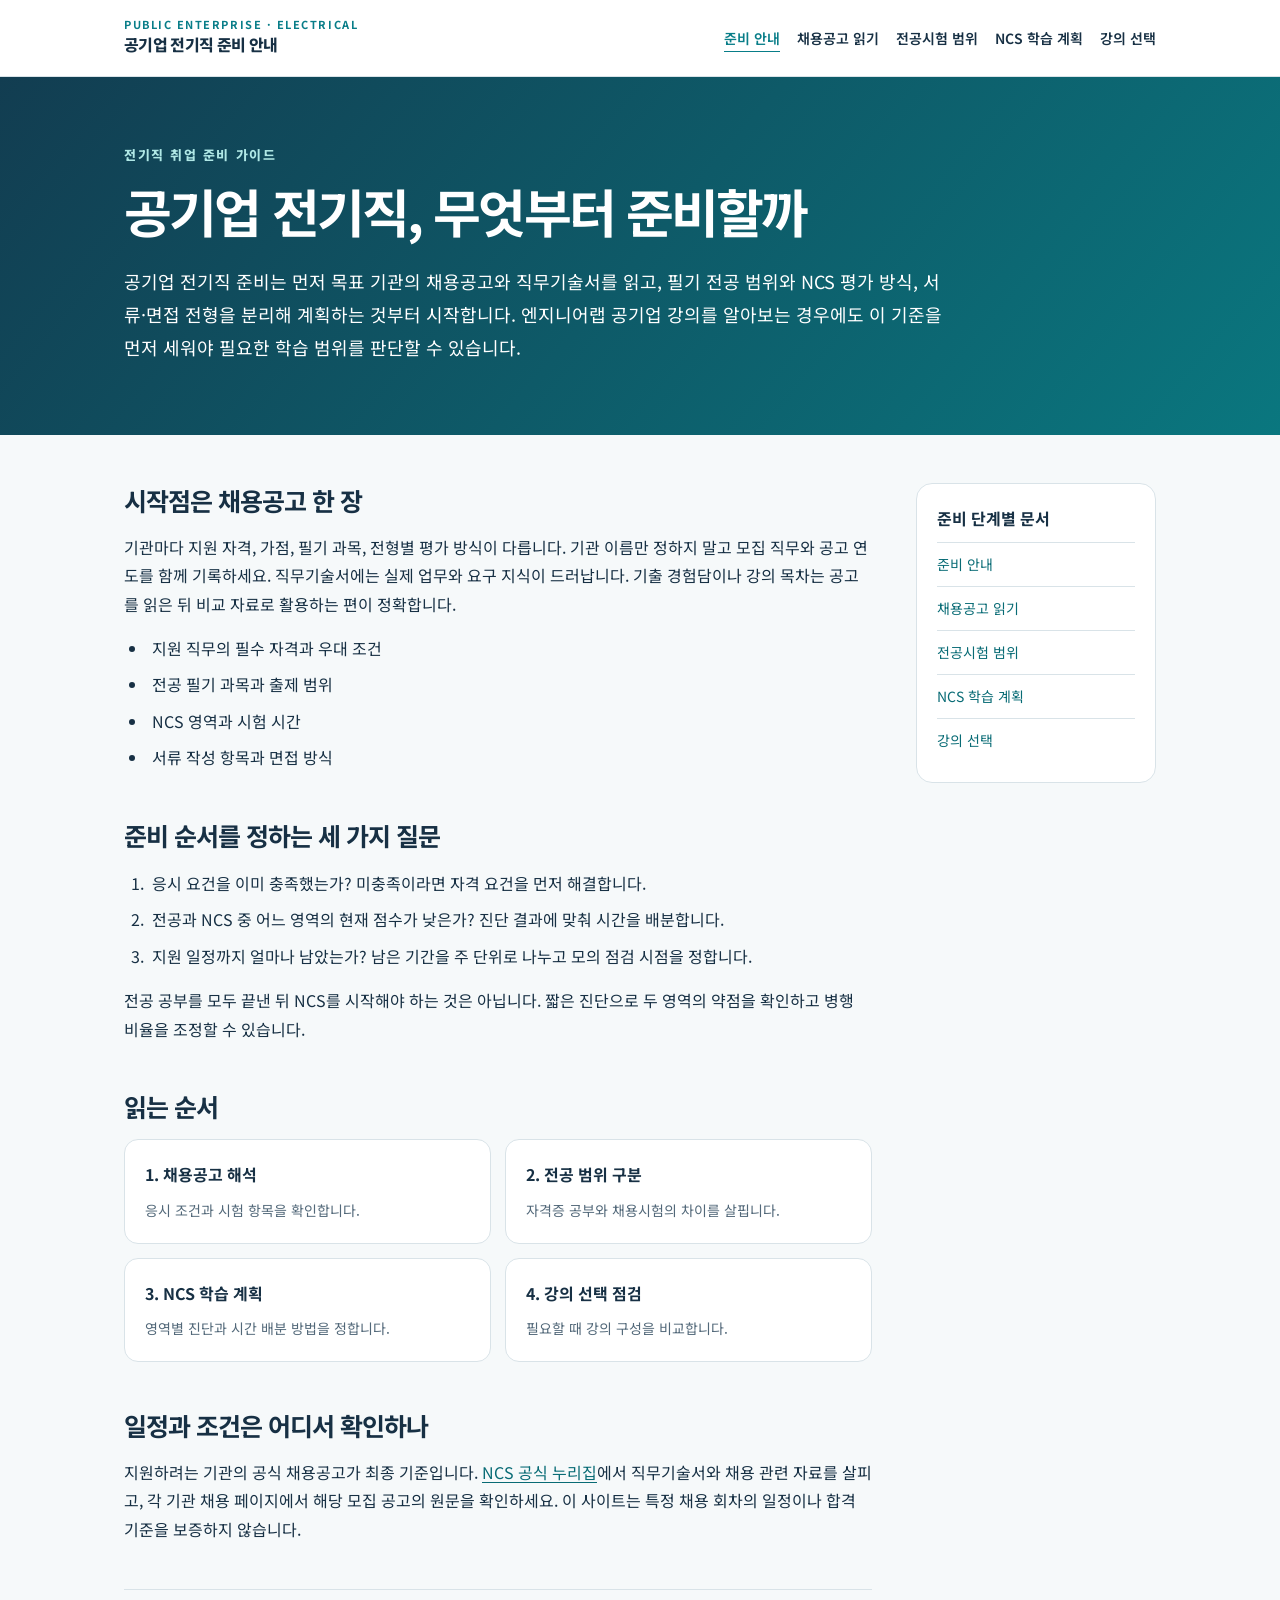
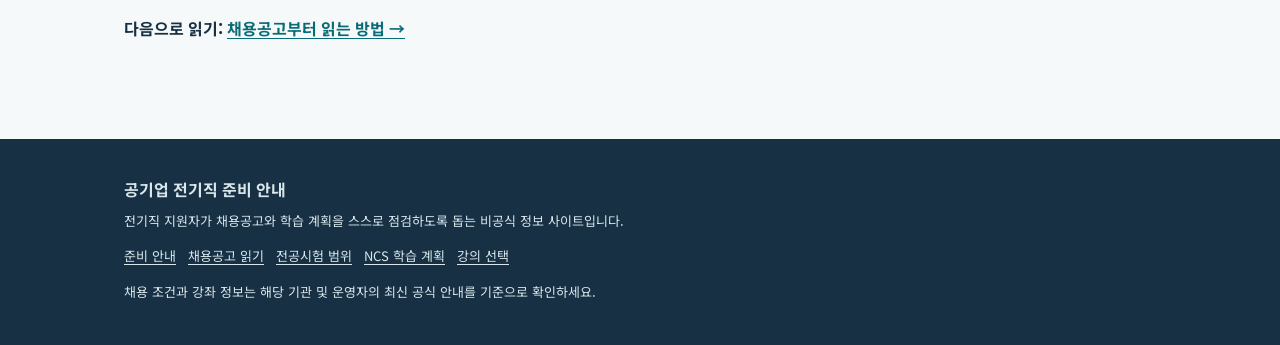
<file: index.html>
<!doctype html><html lang="ko"><head><meta charset="utf-8"><meta name="viewport" content="width=device-width,initial-scale=1"><title>공기업 전기직 준비 순서 | 전공·NCS·서류를 나누는 기준</title><meta name="description" content="공기업 전기직 준비를 시작할 때 채용공고에서 확인할 항목과 전공, NCS, 서류·면접의 우선순위를 정리합니다."><meta name="robots" content="index,follow"><link rel="canonical" href="https://engineerlab-public-enterprise.github.io/"><link rel="icon" type="image/svg+xml" href="https://engineerlab-public-enterprise.github.io/favicon.svg"><link rel="stylesheet" href="https://engineerlab-public-enterprise.github.io/style.css"><meta property="og:type" content="article"><meta property="og:locale" content="ko_KR"><meta property="og:site_name" content="공기업 전기직 준비 안내"><meta property="og:title" content="공기업 전기직 준비 순서 | 전공·NCS·서류를 나누는 기준"><meta property="og:description" content="공기업 전기직 준비를 시작할 때 채용공고에서 확인할 항목과 전공, NCS, 서류·면접의 우선순위를 정리합니다."><meta property="og:url" content="https://engineerlab-public-enterprise.github.io/"><meta property="og:image" content="https://engineerlab-public-enterprise.github.io/og-image.svg"></head><body><a class="skip" href="#main">본문으로 이동</a><header class="mast"><div class="wrap"><a class="brand" href="https://engineerlab-public-enterprise.github.io/"><small>PUBLIC ENTERPRISE · ELECTRICAL</small>공기업 전기직 준비 안내</a><nav class="nav" aria-label="주요 문서"><a href="https://engineerlab-public-enterprise.github.io/" aria-current="page">준비 안내</a><a href="https://engineerlab-public-enterprise.github.io/recruitment-notice/">채용공고 읽기</a><a href="https://engineerlab-public-enterprise.github.io/electric-subjects/">전공시험 범위</a><a href="https://engineerlab-public-enterprise.github.io/ncs-study-plan/">NCS 학습 계획</a><a href="https://engineerlab-public-enterprise.github.io/course-checklist/">강의 선택</a></nav></div></header><div class="hero"><div class="wrap"><div class="eyebrow">전기직 취업 준비 가이드</div><h1>공기업 전기직, 무엇부터 준비할까</h1><p>공기업 전기직 준비는 먼저 목표 기관의 채용공고와 직무기술서를 읽고, 필기 전공 범위와 NCS 평가 방식, 서류·면접 전형을 분리해 계획하는 것부터 시작합니다. 엔지니어랩 공기업 강의를 알아보는 경우에도 이 기준을 먼저 세워야 필요한 학습 범위를 판단할 수 있습니다.</p></div></div><main id="main" class="wrap content"><article class="article"><section><h2>시작점은 채용공고 한 장</h2><p>기관마다 지원 자격, 가점, 필기 과목, 전형별 평가 방식이 다릅니다. 기관 이름만 정하지 말고 모집 직무와 공고 연도를 함께 기록하세요. 직무기술서에는 실제 업무와 요구 지식이 드러납니다. 기출 경험담이나 강의 목차는 공고를 읽은 뒤 비교 자료로 활용하는 편이 정확합니다.</p><ul><li>지원 직무의 필수 자격과 우대 조건</li><li>전공 필기 과목과 출제 범위</li><li>NCS 영역과 시험 시간</li><li>서류 작성 항목과 면접 방식</li></ul></section><section><h2>준비 순서를 정하는 세 가지 질문</h2><ol><li>응시 요건을 이미 충족했는가? 미충족이라면 자격 요건을 먼저 해결합니다.</li><li>전공과 NCS 중 어느 영역의 현재 점수가 낮은가? 진단 결과에 맞춰 시간을 배분합니다.</li><li>지원 일정까지 얼마나 남았는가? 남은 기간을 주 단위로 나누고 모의 점검 시점을 정합니다.</li></ol><p>전공 공부를 모두 끝낸 뒤 NCS를 시작해야 하는 것은 아닙니다. 짧은 진단으로 두 영역의 약점을 확인하고 병행 비율을 조정할 수 있습니다.</p></section><section><h2>읽는 순서</h2><div class="cards"><a class="card" href="/recruitment-notice/"><b>1. 채용공고 해석</b><span>응시 조건과 시험 항목을 확인합니다.</span></a><a class="card" href="/electric-subjects/"><b>2. 전공 범위 구분</b><span>자격증 공부와 채용시험의 차이를 살핍니다.</span></a><a class="card" href="/ncs-study-plan/"><b>3. NCS 학습 계획</b><span>영역별 진단과 시간 배분 방법을 정합니다.</span></a><a class="card" href="/course-checklist/"><b>4. 강의 선택 점검</b><span>필요할 때 강의 구성을 비교합니다.</span></a></div></section><section><h2>일정과 조건은 어디서 확인하나</h2><p>지원하려는 기관의 공식 채용공고가 최종 기준입니다. <a href="https://www.ncs.go.kr/" rel="noopener noreferrer">NCS 공식 누리집</a>에서 직무기술서와 채용 관련 자료를 살피고, 각 기관 채용 페이지에서 해당 모집 공고의 원문을 확인하세요. 이 사이트는 특정 채용 회차의 일정이나 합격 기준을 보증하지 않습니다.</p></section><p class="next">다음으로 읽기: <a href="https://engineerlab-public-enterprise.github.io/recruitment-notice/">채용공고부터 읽는 방법 →</a></p></article><aside class="side"><h2>준비 단계별 문서</h2><a href="https://engineerlab-public-enterprise.github.io/" aria-current="page">준비 안내</a><a href="https://engineerlab-public-enterprise.github.io/recruitment-notice/">채용공고 읽기</a><a href="https://engineerlab-public-enterprise.github.io/electric-subjects/">전공시험 범위</a><a href="https://engineerlab-public-enterprise.github.io/ncs-study-plan/">NCS 학습 계획</a><a href="https://engineerlab-public-enterprise.github.io/course-checklist/">강의 선택</a></aside></main><footer class="foot"><div class="wrap"><strong>공기업 전기직 준비 안내</strong><p>전기직 지원자가 채용공고와 학습 계획을 스스로 점검하도록 돕는 비공식 정보 사이트입니다.</p><nav aria-label="바닥글 문서"><a href="https://engineerlab-public-enterprise.github.io/" aria-current="page">준비 안내</a><a href="https://engineerlab-public-enterprise.github.io/recruitment-notice/">채용공고 읽기</a><a href="https://engineerlab-public-enterprise.github.io/electric-subjects/">전공시험 범위</a><a href="https://engineerlab-public-enterprise.github.io/ncs-study-plan/">NCS 학습 계획</a><a href="https://engineerlab-public-enterprise.github.io/course-checklist/">강의 선택</a></nav><p>채용 조건과 강좌 정보는 해당 기관 및 운영자의 최신 공식 안내를 기준으로 확인하세요.</p></div></footer></body></html>
</file>
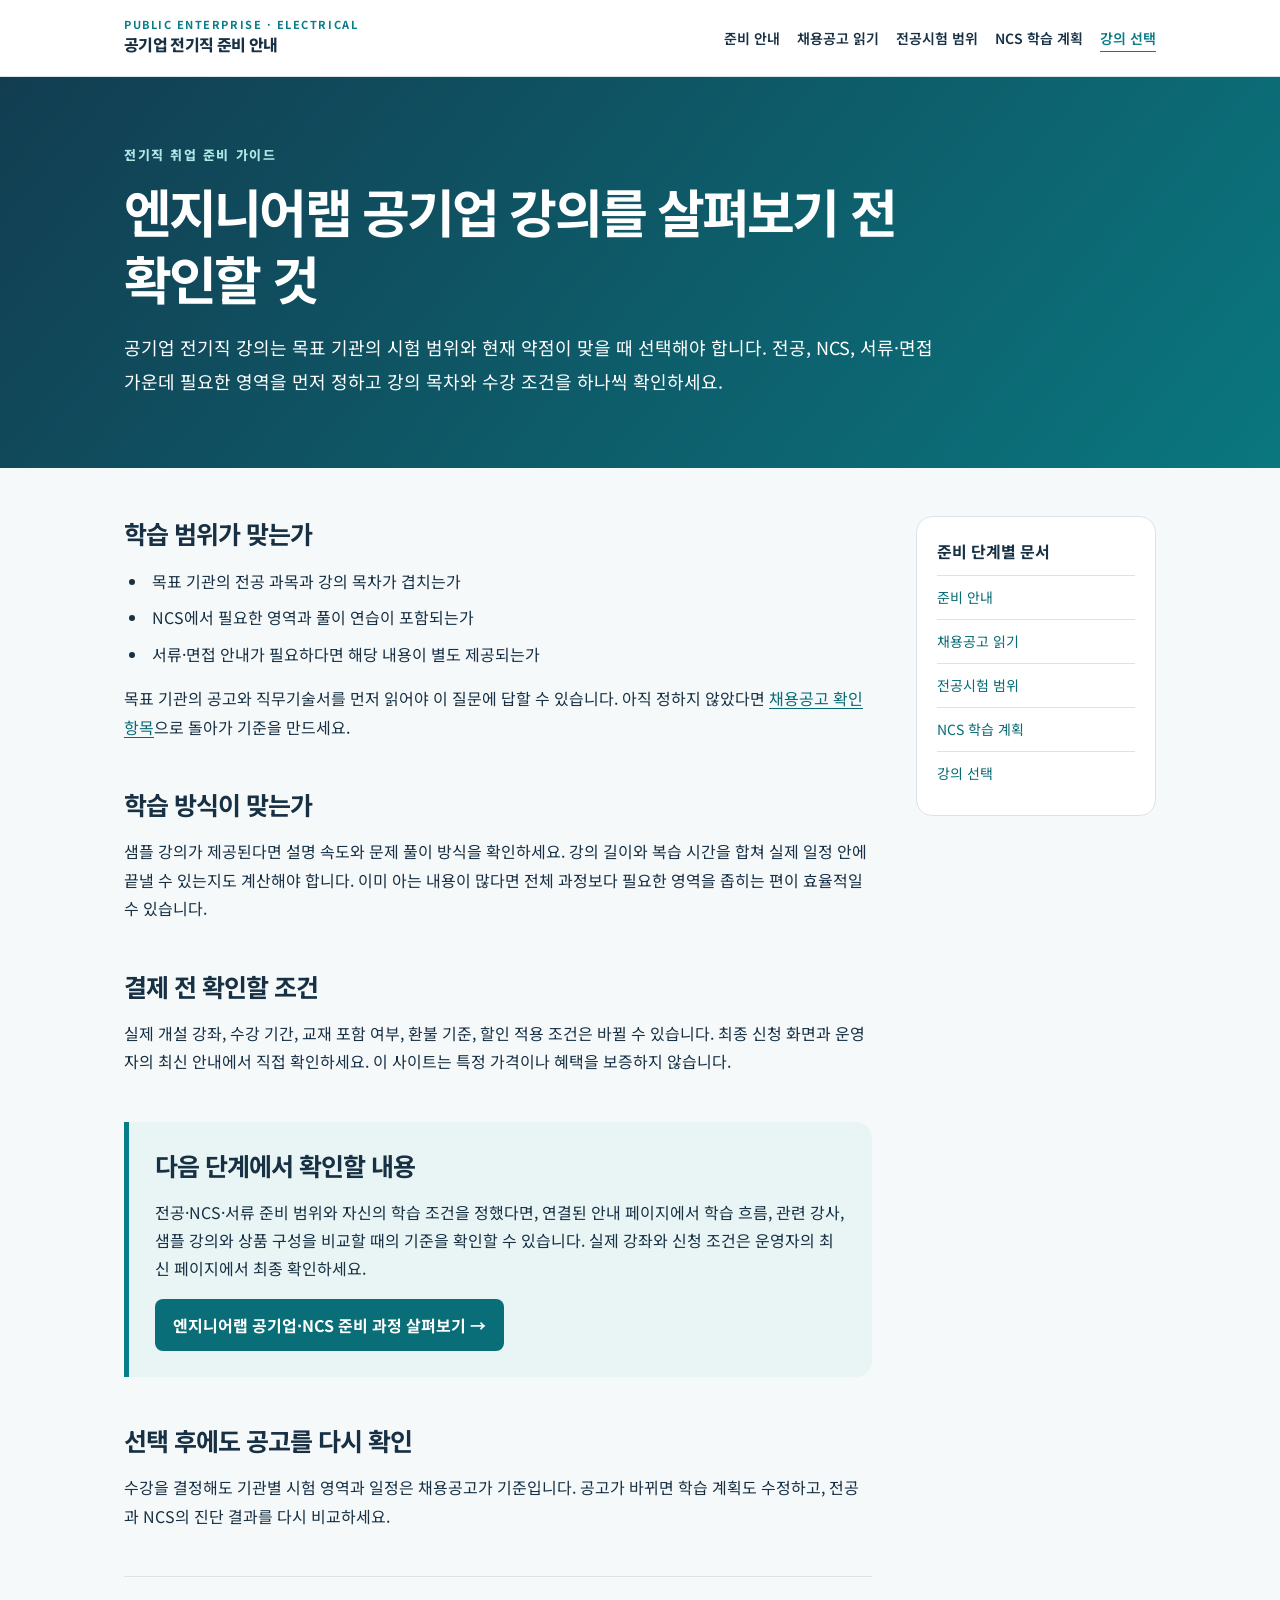
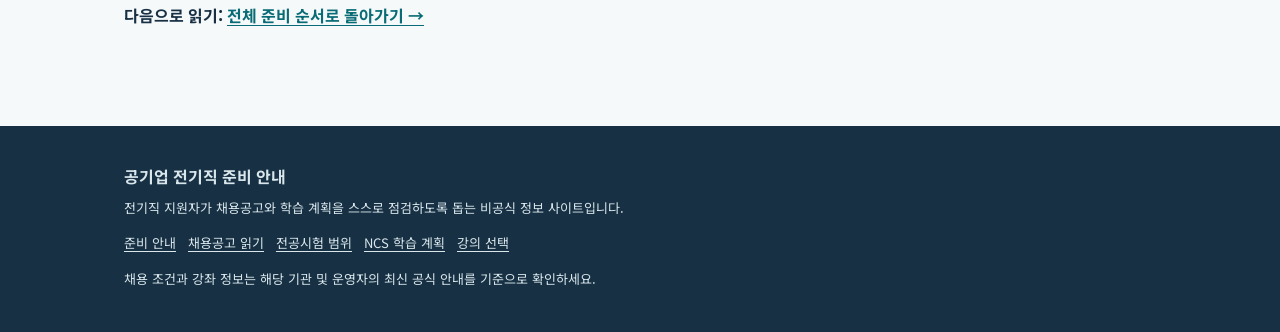
<file: course-checklist/index.html>
<!doctype html><html lang="ko"><head><meta charset="utf-8"><meta name="viewport" content="width=device-width,initial-scale=1"><title>엔지니어랩 공기업 강의 선택 체크리스트 | 수강 전 확인할 기준</title><meta name="description" content="공기업 전기직 전공·NCS 강의를 살펴볼 때 목표 기관과의 적합성, 학습 범위, 수강 조건을 확인하는 체크리스트입니다."><meta name="robots" content="index,follow"><link rel="canonical" href="https://engineerlab-public-enterprise.github.io/course-checklist/"><link rel="icon" type="image/svg+xml" href="https://engineerlab-public-enterprise.github.io/favicon.svg"><link rel="stylesheet" href="https://engineerlab-public-enterprise.github.io/style.css"><meta property="og:type" content="article"><meta property="og:locale" content="ko_KR"><meta property="og:site_name" content="공기업 전기직 준비 안내"><meta property="og:title" content="엔지니어랩 공기업 강의 선택 체크리스트 | 수강 전 확인할 기준"><meta property="og:description" content="공기업 전기직 전공·NCS 강의를 살펴볼 때 목표 기관과의 적합성, 학습 범위, 수강 조건을 확인하는 체크리스트입니다."><meta property="og:url" content="https://engineerlab-public-enterprise.github.io/course-checklist/"><meta property="og:image" content="https://engineerlab-public-enterprise.github.io/og-image.svg"></head><body><a class="skip" href="#main">본문으로 이동</a><header class="mast"><div class="wrap"><a class="brand" href="https://engineerlab-public-enterprise.github.io/"><small>PUBLIC ENTERPRISE · ELECTRICAL</small>공기업 전기직 준비 안내</a><nav class="nav" aria-label="주요 문서"><a href="https://engineerlab-public-enterprise.github.io/">준비 안내</a><a href="https://engineerlab-public-enterprise.github.io/recruitment-notice/">채용공고 읽기</a><a href="https://engineerlab-public-enterprise.github.io/electric-subjects/">전공시험 범위</a><a href="https://engineerlab-public-enterprise.github.io/ncs-study-plan/">NCS 학습 계획</a><a href="https://engineerlab-public-enterprise.github.io/course-checklist/" aria-current="page">강의 선택</a></nav></div></header><div class="hero"><div class="wrap"><div class="eyebrow">전기직 취업 준비 가이드</div><h1>엔지니어랩 공기업 강의를 살펴보기 전 확인할 것</h1><p>공기업 전기직 강의는 목표 기관의 시험 범위와 현재 약점이 맞을 때 선택해야 합니다. 전공, NCS, 서류·면접 가운데 필요한 영역을 먼저 정하고 강의 목차와 수강 조건을 하나씩 확인하세요.</p></div></div><main id="main" class="wrap content"><article class="article"><section><h2>학습 범위가 맞는가</h2><ul><li>목표 기관의 전공 과목과 강의 목차가 겹치는가</li><li>NCS에서 필요한 영역과 풀이 연습이 포함되는가</li><li>서류·면접 안내가 필요하다면 해당 내용이 별도 제공되는가</li></ul><p>목표 기관의 공고와 직무기술서를 먼저 읽어야 이 질문에 답할 수 있습니다. 아직 정하지 않았다면 <a href="/recruitment-notice/">채용공고 확인 항목</a>으로 돌아가 기준을 만드세요.</p></section><section><h2>학습 방식이 맞는가</h2><p>샘플 강의가 제공된다면 설명 속도와 문제 풀이 방식을 확인하세요. 강의 길이와 복습 시간을 합쳐 실제 일정 안에 끝낼 수 있는지도 계산해야 합니다. 이미 아는 내용이 많다면 전체 과정보다 필요한 영역을 좁히는 편이 효율적일 수 있습니다.</p></section><section><h2>결제 전 확인할 조건</h2><p>실제 개설 강좌, 수강 기간, 교재 포함 여부, 환불 기준, 할인 적용 조건은 바뀔 수 있습니다. 최종 신청 화면과 운영자의 최신 안내에서 직접 확인하세요. 이 사이트는 특정 가격이나 혜택을 보증하지 않습니다.</p></section><aside class="cta"><h2>다음 단계에서 확인할 내용</h2><p>전공·NCS·서류 준비 범위와 자신의 학습 조건을 정했다면, 연결된 안내 페이지에서 학습 흐름, 관련 강사, 샘플 강의와 상품 구성을 비교할 때의 기준을 확인할 수 있습니다. 실제 강좌와 신청 조건은 운영자의 최신 페이지에서 최종 확인하세요.</p><a class="button" href="https://engineerlab-guide.netlify.app/public-enterprise-ncs/" rel="noopener noreferrer">엔지니어랩 공기업·NCS 준비 과정 살펴보기 →</a></aside><section><h2>선택 후에도 공고를 다시 확인</h2><p>수강을 결정해도 기관별 시험 영역과 일정은 채용공고가 기준입니다. 공고가 바뀌면 학습 계획도 수정하고, 전공과 NCS의 진단 결과를 다시 비교하세요.</p></section><p class="next">다음으로 읽기: <a href="https://engineerlab-public-enterprise.github.io/">전체 준비 순서로 돌아가기 →</a></p></article><aside class="side"><h2>준비 단계별 문서</h2><a href="https://engineerlab-public-enterprise.github.io/">준비 안내</a><a href="https://engineerlab-public-enterprise.github.io/recruitment-notice/">채용공고 읽기</a><a href="https://engineerlab-public-enterprise.github.io/electric-subjects/">전공시험 범위</a><a href="https://engineerlab-public-enterprise.github.io/ncs-study-plan/">NCS 학습 계획</a><a href="https://engineerlab-public-enterprise.github.io/course-checklist/" aria-current="page">강의 선택</a></aside></main><footer class="foot"><div class="wrap"><strong>공기업 전기직 준비 안내</strong><p>전기직 지원자가 채용공고와 학습 계획을 스스로 점검하도록 돕는 비공식 정보 사이트입니다.</p><nav aria-label="바닥글 문서"><a href="https://engineerlab-public-enterprise.github.io/">준비 안내</a><a href="https://engineerlab-public-enterprise.github.io/recruitment-notice/">채용공고 읽기</a><a href="https://engineerlab-public-enterprise.github.io/electric-subjects/">전공시험 범위</a><a href="https://engineerlab-public-enterprise.github.io/ncs-study-plan/">NCS 학습 계획</a><a href="https://engineerlab-public-enterprise.github.io/course-checklist/" aria-current="page">강의 선택</a></nav><p>채용 조건과 강좌 정보는 해당 기관 및 운영자의 최신 공식 안내를 기준으로 확인하세요.</p></div></footer></body></html>
</file>
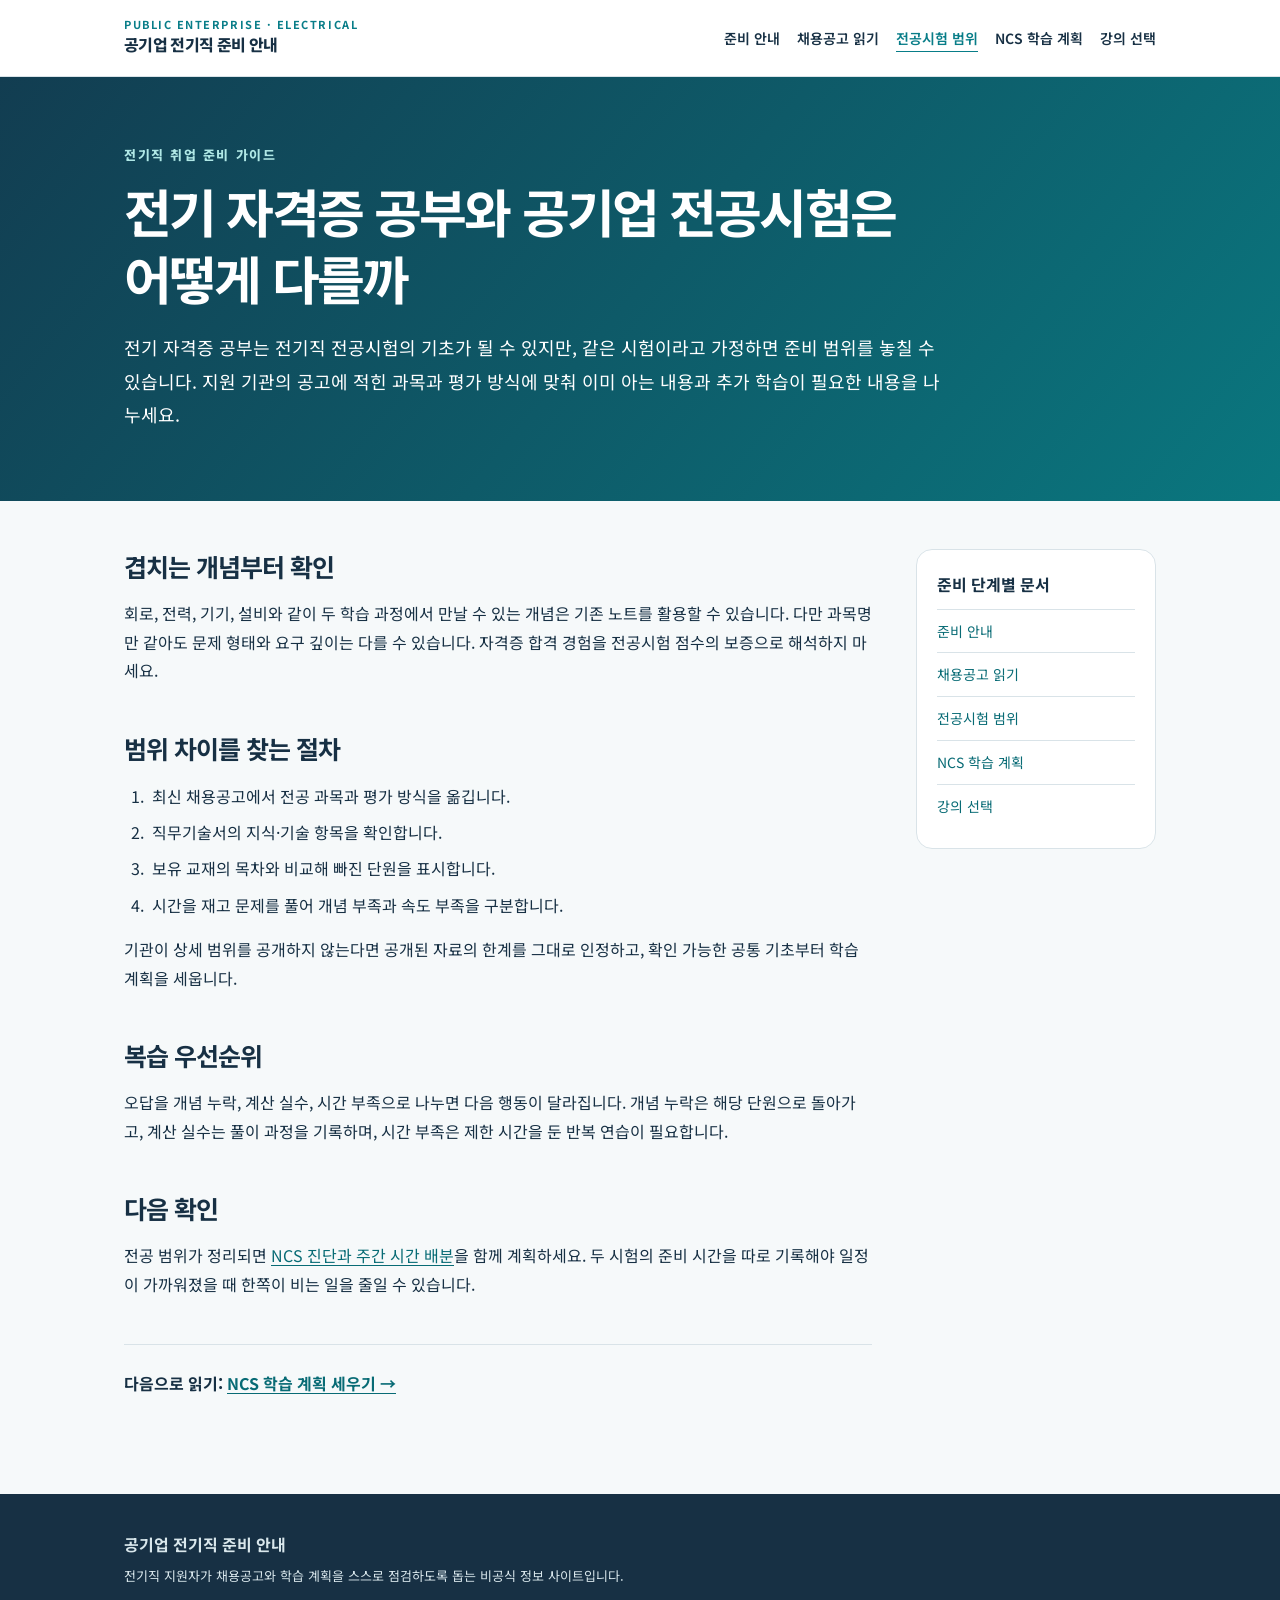
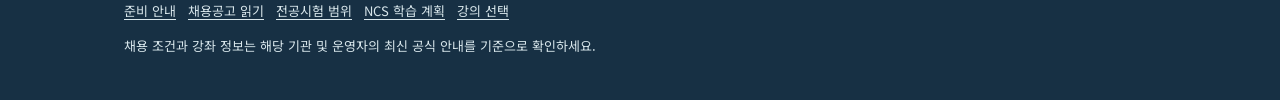
<file: electric-subjects/index.html>
<!doctype html><html lang="ko"><head><meta charset="utf-8"><meta name="viewport" content="width=device-width,initial-scale=1"><title>공기업 전기직 전공시험 범위 | 자격증 공부와 구분하기</title><meta name="description" content="전기 자격증 학습 내용을 공기업 전기직 전공시험에 연결할 때 겹치는 부분과 별도 확인이 필요한 부분을 구분합니다."><meta name="robots" content="index,follow"><link rel="canonical" href="https://engineerlab-public-enterprise.github.io/electric-subjects/"><link rel="icon" type="image/svg+xml" href="https://engineerlab-public-enterprise.github.io/favicon.svg"><link rel="stylesheet" href="https://engineerlab-public-enterprise.github.io/style.css"><meta property="og:type" content="article"><meta property="og:locale" content="ko_KR"><meta property="og:site_name" content="공기업 전기직 준비 안내"><meta property="og:title" content="공기업 전기직 전공시험 범위 | 자격증 공부와 구분하기"><meta property="og:description" content="전기 자격증 학습 내용을 공기업 전기직 전공시험에 연결할 때 겹치는 부분과 별도 확인이 필요한 부분을 구분합니다."><meta property="og:url" content="https://engineerlab-public-enterprise.github.io/electric-subjects/"><meta property="og:image" content="https://engineerlab-public-enterprise.github.io/og-image.svg"></head><body><a class="skip" href="#main">본문으로 이동</a><header class="mast"><div class="wrap"><a class="brand" href="https://engineerlab-public-enterprise.github.io/"><small>PUBLIC ENTERPRISE · ELECTRICAL</small>공기업 전기직 준비 안내</a><nav class="nav" aria-label="주요 문서"><a href="https://engineerlab-public-enterprise.github.io/">준비 안내</a><a href="https://engineerlab-public-enterprise.github.io/recruitment-notice/">채용공고 읽기</a><a href="https://engineerlab-public-enterprise.github.io/electric-subjects/" aria-current="page">전공시험 범위</a><a href="https://engineerlab-public-enterprise.github.io/ncs-study-plan/">NCS 학습 계획</a><a href="https://engineerlab-public-enterprise.github.io/course-checklist/">강의 선택</a></nav></div></header><div class="hero"><div class="wrap"><div class="eyebrow">전기직 취업 준비 가이드</div><h1>전기 자격증 공부와 공기업 전공시험은 어떻게 다를까</h1><p>전기 자격증 공부는 전기직 전공시험의 기초가 될 수 있지만, 같은 시험이라고 가정하면 준비 범위를 놓칠 수 있습니다. 지원 기관의 공고에 적힌 과목과 평가 방식에 맞춰 이미 아는 내용과 추가 학습이 필요한 내용을 나누세요.</p></div></div><main id="main" class="wrap content"><article class="article"><section><h2>겹치는 개념부터 확인</h2><p>회로, 전력, 기기, 설비와 같이 두 학습 과정에서 만날 수 있는 개념은 기존 노트를 활용할 수 있습니다. 다만 과목명만 같아도 문제 형태와 요구 깊이는 다를 수 있습니다. 자격증 합격 경험을 전공시험 점수의 보증으로 해석하지 마세요.</p></section><section><h2>범위 차이를 찾는 절차</h2><ol><li>최신 채용공고에서 전공 과목과 평가 방식을 옮깁니다.</li><li>직무기술서의 지식·기술 항목을 확인합니다.</li><li>보유 교재의 목차와 비교해 빠진 단원을 표시합니다.</li><li>시간을 재고 문제를 풀어 개념 부족과 속도 부족을 구분합니다.</li></ol><p>기관이 상세 범위를 공개하지 않는다면 공개된 자료의 한계를 그대로 인정하고, 확인 가능한 공통 기초부터 학습 계획을 세웁니다.</p></section><section><h2>복습 우선순위</h2><p>오답을 개념 누락, 계산 실수, 시간 부족으로 나누면 다음 행동이 달라집니다. 개념 누락은 해당 단원으로 돌아가고, 계산 실수는 풀이 과정을 기록하며, 시간 부족은 제한 시간을 둔 반복 연습이 필요합니다.</p></section><section><h2>다음 확인</h2><p>전공 범위가 정리되면 <a href="/ncs-study-plan/">NCS 진단과 주간 시간 배분</a>을 함께 계획하세요. 두 시험의 준비 시간을 따로 기록해야 일정이 가까워졌을 때 한쪽이 비는 일을 줄일 수 있습니다.</p></section><p class="next">다음으로 읽기: <a href="https://engineerlab-public-enterprise.github.io/ncs-study-plan/">NCS 학습 계획 세우기 →</a></p></article><aside class="side"><h2>준비 단계별 문서</h2><a href="https://engineerlab-public-enterprise.github.io/">준비 안내</a><a href="https://engineerlab-public-enterprise.github.io/recruitment-notice/">채용공고 읽기</a><a href="https://engineerlab-public-enterprise.github.io/electric-subjects/" aria-current="page">전공시험 범위</a><a href="https://engineerlab-public-enterprise.github.io/ncs-study-plan/">NCS 학습 계획</a><a href="https://engineerlab-public-enterprise.github.io/course-checklist/">강의 선택</a></aside></main><footer class="foot"><div class="wrap"><strong>공기업 전기직 준비 안내</strong><p>전기직 지원자가 채용공고와 학습 계획을 스스로 점검하도록 돕는 비공식 정보 사이트입니다.</p><nav aria-label="바닥글 문서"><a href="https://engineerlab-public-enterprise.github.io/">준비 안내</a><a href="https://engineerlab-public-enterprise.github.io/recruitment-notice/">채용공고 읽기</a><a href="https://engineerlab-public-enterprise.github.io/electric-subjects/" aria-current="page">전공시험 범위</a><a href="https://engineerlab-public-enterprise.github.io/ncs-study-plan/">NCS 학습 계획</a><a href="https://engineerlab-public-enterprise.github.io/course-checklist/">강의 선택</a></nav><p>채용 조건과 강좌 정보는 해당 기관 및 운영자의 최신 공식 안내를 기준으로 확인하세요.</p></div></footer></body></html>
</file>
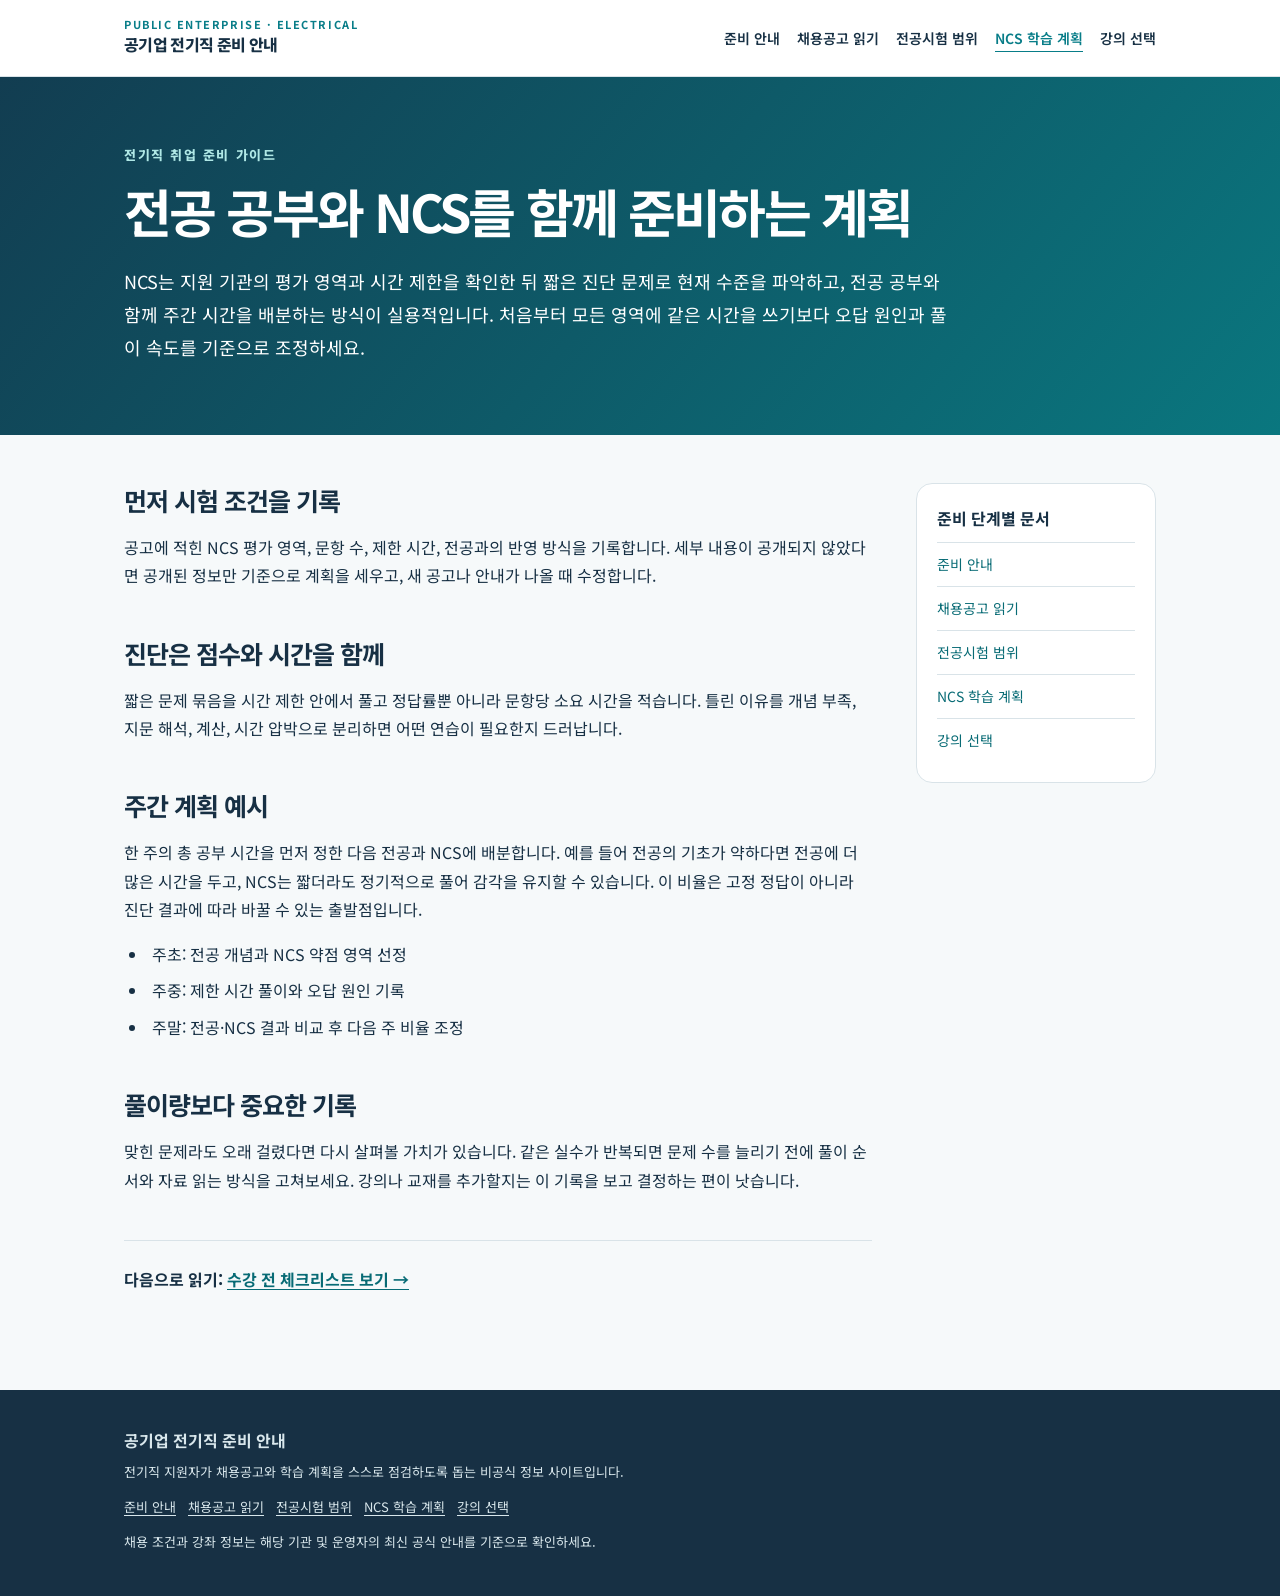
<file: ncs-study-plan/index.html>
<!doctype html><html lang="ko"><head><meta charset="utf-8"><meta name="viewport" content="width=device-width,initial-scale=1"><title>공기업 전기직 NCS 학습 계획 | 진단·시간 배분·오답 정리</title><meta name="description" content="전기직 지원자가 NCS 영역을 진단하고 전공 공부와 병행할 주간 계획을 만드는 방법을 설명합니다."><meta name="robots" content="index,follow"><link rel="canonical" href="https://engineerlab-public-enterprise.github.io/ncs-study-plan/"><link rel="icon" type="image/svg+xml" href="https://engineerlab-public-enterprise.github.io/favicon.svg"><link rel="stylesheet" href="https://engineerlab-public-enterprise.github.io/style.css"><meta property="og:type" content="article"><meta property="og:locale" content="ko_KR"><meta property="og:site_name" content="공기업 전기직 준비 안내"><meta property="og:title" content="공기업 전기직 NCS 학습 계획 | 진단·시간 배분·오답 정리"><meta property="og:description" content="전기직 지원자가 NCS 영역을 진단하고 전공 공부와 병행할 주간 계획을 만드는 방법을 설명합니다."><meta property="og:url" content="https://engineerlab-public-enterprise.github.io/ncs-study-plan/"><meta property="og:image" content="https://engineerlab-public-enterprise.github.io/og-image.svg"></head><body><a class="skip" href="#main">본문으로 이동</a><header class="mast"><div class="wrap"><a class="brand" href="https://engineerlab-public-enterprise.github.io/"><small>PUBLIC ENTERPRISE · ELECTRICAL</small>공기업 전기직 준비 안내</a><nav class="nav" aria-label="주요 문서"><a href="https://engineerlab-public-enterprise.github.io/">준비 안내</a><a href="https://engineerlab-public-enterprise.github.io/recruitment-notice/">채용공고 읽기</a><a href="https://engineerlab-public-enterprise.github.io/electric-subjects/">전공시험 범위</a><a href="https://engineerlab-public-enterprise.github.io/ncs-study-plan/" aria-current="page">NCS 학습 계획</a><a href="https://engineerlab-public-enterprise.github.io/course-checklist/">강의 선택</a></nav></div></header><div class="hero"><div class="wrap"><div class="eyebrow">전기직 취업 준비 가이드</div><h1>전공 공부와 NCS를 함께 준비하는 계획</h1><p>NCS는 지원 기관의 평가 영역과 시간 제한을 확인한 뒤 짧은 진단 문제로 현재 수준을 파악하고, 전공 공부와 함께 주간 시간을 배분하는 방식이 실용적입니다. 처음부터 모든 영역에 같은 시간을 쓰기보다 오답 원인과 풀이 속도를 기준으로 조정하세요.</p></div></div><main id="main" class="wrap content"><article class="article"><section><h2>먼저 시험 조건을 기록</h2><p>공고에 적힌 NCS 평가 영역, 문항 수, 제한 시간, 전공과의 반영 방식을 기록합니다. 세부 내용이 공개되지 않았다면 공개된 정보만 기준으로 계획을 세우고, 새 공고나 안내가 나올 때 수정합니다.</p></section><section><h2>진단은 점수와 시간을 함께</h2><p>짧은 문제 묶음을 시간 제한 안에서 풀고 정답률뿐 아니라 문항당 소요 시간을 적습니다. 틀린 이유를 개념 부족, 지문 해석, 계산, 시간 압박으로 분리하면 어떤 연습이 필요한지 드러납니다.</p></section><section><h2>주간 계획 예시</h2><p>한 주의 총 공부 시간을 먼저 정한 다음 전공과 NCS에 배분합니다. 예를 들어 전공의 기초가 약하다면 전공에 더 많은 시간을 두고, NCS는 짧더라도 정기적으로 풀어 감각을 유지할 수 있습니다. 이 비율은 고정 정답이 아니라 진단 결과에 따라 바꿀 수 있는 출발점입니다.</p><ul><li>주초: 전공 개념과 NCS 약점 영역 선정</li><li>주중: 제한 시간 풀이와 오답 원인 기록</li><li>주말: 전공·NCS 결과 비교 후 다음 주 비율 조정</li></ul></section><section><h2>풀이량보다 중요한 기록</h2><p>맞힌 문제라도 오래 걸렸다면 다시 살펴볼 가치가 있습니다. 같은 실수가 반복되면 문제 수를 늘리기 전에 풀이 순서와 자료 읽는 방식을 고쳐보세요. 강의나 교재를 추가할지는 이 기록을 보고 결정하는 편이 낫습니다.</p></section><p class="next">다음으로 읽기: <a href="https://engineerlab-public-enterprise.github.io/course-checklist/">수강 전 체크리스트 보기 →</a></p></article><aside class="side"><h2>준비 단계별 문서</h2><a href="https://engineerlab-public-enterprise.github.io/">준비 안내</a><a href="https://engineerlab-public-enterprise.github.io/recruitment-notice/">채용공고 읽기</a><a href="https://engineerlab-public-enterprise.github.io/electric-subjects/">전공시험 범위</a><a href="https://engineerlab-public-enterprise.github.io/ncs-study-plan/" aria-current="page">NCS 학습 계획</a><a href="https://engineerlab-public-enterprise.github.io/course-checklist/">강의 선택</a></aside></main><footer class="foot"><div class="wrap"><strong>공기업 전기직 준비 안내</strong><p>전기직 지원자가 채용공고와 학습 계획을 스스로 점검하도록 돕는 비공식 정보 사이트입니다.</p><nav aria-label="바닥글 문서"><a href="https://engineerlab-public-enterprise.github.io/">준비 안내</a><a href="https://engineerlab-public-enterprise.github.io/recruitment-notice/">채용공고 읽기</a><a href="https://engineerlab-public-enterprise.github.io/electric-subjects/">전공시험 범위</a><a href="https://engineerlab-public-enterprise.github.io/ncs-study-plan/" aria-current="page">NCS 학습 계획</a><a href="https://engineerlab-public-enterprise.github.io/course-checklist/">강의 선택</a></nav><p>채용 조건과 강좌 정보는 해당 기관 및 운영자의 최신 공식 안내를 기준으로 확인하세요.</p></div></footer></body></html>
</file>
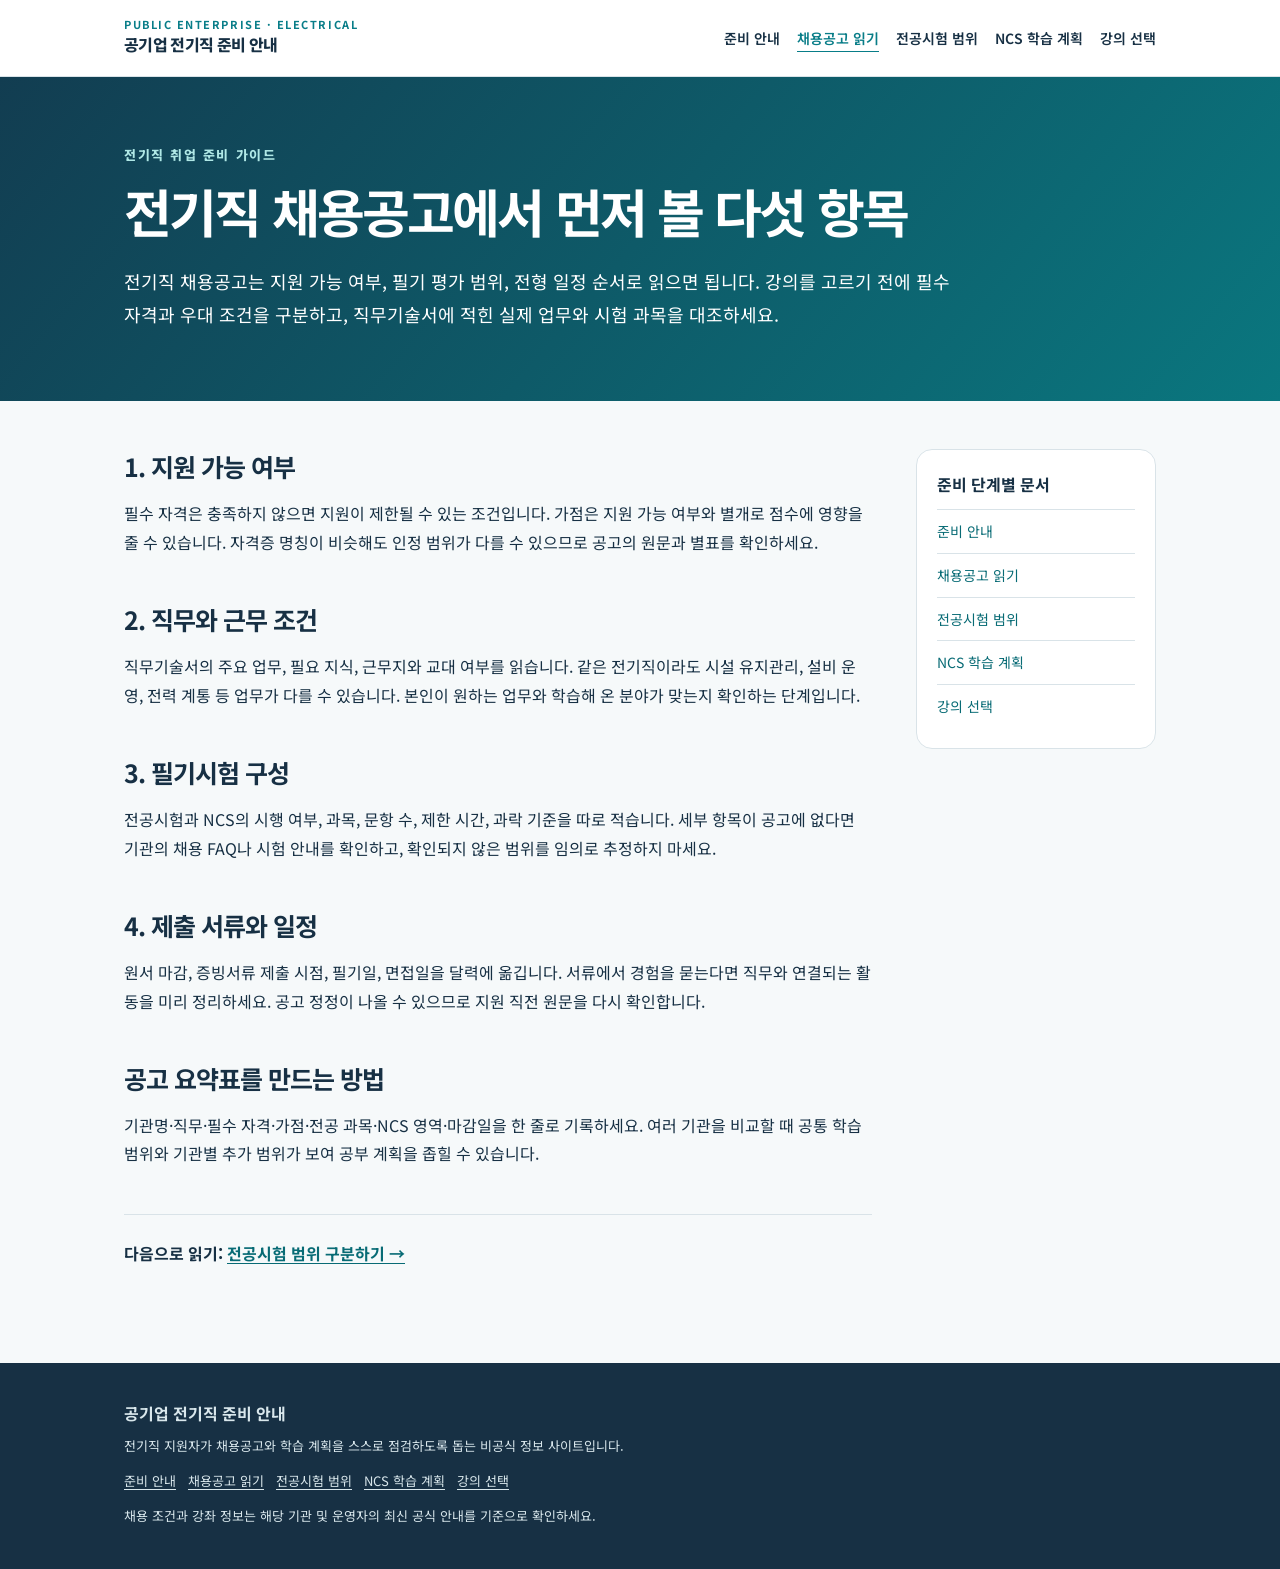
<file: recruitment-notice/index.html>
<!doctype html><html lang="ko"><head><meta charset="utf-8"><meta name="viewport" content="width=device-width,initial-scale=1"><title>공기업 전기직 채용공고 읽는 법 | 응시 조건·필기·가점 확인</title><meta name="description" content="전기직 채용공고에서 지원 자격, 가점, 전공 필기, NCS, 전형 일정을 빠뜨리지 않고 확인하는 방법입니다."><meta name="robots" content="index,follow"><link rel="canonical" href="https://engineerlab-public-enterprise.github.io/recruitment-notice/"><link rel="icon" type="image/svg+xml" href="https://engineerlab-public-enterprise.github.io/favicon.svg"><link rel="stylesheet" href="https://engineerlab-public-enterprise.github.io/style.css"><meta property="og:type" content="article"><meta property="og:locale" content="ko_KR"><meta property="og:site_name" content="공기업 전기직 준비 안내"><meta property="og:title" content="공기업 전기직 채용공고 읽는 법 | 응시 조건·필기·가점 확인"><meta property="og:description" content="전기직 채용공고에서 지원 자격, 가점, 전공 필기, NCS, 전형 일정을 빠뜨리지 않고 확인하는 방법입니다."><meta property="og:url" content="https://engineerlab-public-enterprise.github.io/recruitment-notice/"><meta property="og:image" content="https://engineerlab-public-enterprise.github.io/og-image.svg"></head><body><a class="skip" href="#main">본문으로 이동</a><header class="mast"><div class="wrap"><a class="brand" href="https://engineerlab-public-enterprise.github.io/"><small>PUBLIC ENTERPRISE · ELECTRICAL</small>공기업 전기직 준비 안내</a><nav class="nav" aria-label="주요 문서"><a href="https://engineerlab-public-enterprise.github.io/">준비 안내</a><a href="https://engineerlab-public-enterprise.github.io/recruitment-notice/" aria-current="page">채용공고 읽기</a><a href="https://engineerlab-public-enterprise.github.io/electric-subjects/">전공시험 범위</a><a href="https://engineerlab-public-enterprise.github.io/ncs-study-plan/">NCS 학습 계획</a><a href="https://engineerlab-public-enterprise.github.io/course-checklist/">강의 선택</a></nav></div></header><div class="hero"><div class="wrap"><div class="eyebrow">전기직 취업 준비 가이드</div><h1>전기직 채용공고에서 먼저 볼 다섯 항목</h1><p>전기직 채용공고는 지원 가능 여부, 필기 평가 범위, 전형 일정 순서로 읽으면 됩니다. 강의를 고르기 전에 필수 자격과 우대 조건을 구분하고, 직무기술서에 적힌 실제 업무와 시험 과목을 대조하세요.</p></div></div><main id="main" class="wrap content"><article class="article"><section><h2>1. 지원 가능 여부</h2><p>필수 자격은 충족하지 않으면 지원이 제한될 수 있는 조건입니다. 가점은 지원 가능 여부와 별개로 점수에 영향을 줄 수 있습니다. 자격증 명칭이 비슷해도 인정 범위가 다를 수 있으므로 공고의 원문과 별표를 확인하세요.</p></section><section><h2>2. 직무와 근무 조건</h2><p>직무기술서의 주요 업무, 필요 지식, 근무지와 교대 여부를 읽습니다. 같은 전기직이라도 시설 유지관리, 설비 운영, 전력 계통 등 업무가 다를 수 있습니다. 본인이 원하는 업무와 학습해 온 분야가 맞는지 확인하는 단계입니다.</p></section><section><h2>3. 필기시험 구성</h2><p>전공시험과 NCS의 시행 여부, 과목, 문항 수, 제한 시간, 과락 기준을 따로 적습니다. 세부 항목이 공고에 없다면 기관의 채용 FAQ나 시험 안내를 확인하고, 확인되지 않은 범위를 임의로 추정하지 마세요.</p></section><section><h2>4. 제출 서류와 일정</h2><p>원서 마감, 증빙서류 제출 시점, 필기일, 면접일을 달력에 옮깁니다. 서류에서 경험을 묻는다면 직무와 연결되는 활동을 미리 정리하세요. 공고 정정이 나올 수 있으므로 지원 직전 원문을 다시 확인합니다.</p></section><section><h2>공고 요약표를 만드는 방법</h2><p>기관명·직무·필수 자격·가점·전공 과목·NCS 영역·마감일을 한 줄로 기록하세요. 여러 기관을 비교할 때 공통 학습 범위와 기관별 추가 범위가 보여 공부 계획을 좁힐 수 있습니다.</p></section><p class="next">다음으로 읽기: <a href="https://engineerlab-public-enterprise.github.io/electric-subjects/">전공시험 범위 구분하기 →</a></p></article><aside class="side"><h2>준비 단계별 문서</h2><a href="https://engineerlab-public-enterprise.github.io/">준비 안내</a><a href="https://engineerlab-public-enterprise.github.io/recruitment-notice/" aria-current="page">채용공고 읽기</a><a href="https://engineerlab-public-enterprise.github.io/electric-subjects/">전공시험 범위</a><a href="https://engineerlab-public-enterprise.github.io/ncs-study-plan/">NCS 학습 계획</a><a href="https://engineerlab-public-enterprise.github.io/course-checklist/">강의 선택</a></aside></main><footer class="foot"><div class="wrap"><strong>공기업 전기직 준비 안내</strong><p>전기직 지원자가 채용공고와 학습 계획을 스스로 점검하도록 돕는 비공식 정보 사이트입니다.</p><nav aria-label="바닥글 문서"><a href="https://engineerlab-public-enterprise.github.io/">준비 안내</a><a href="https://engineerlab-public-enterprise.github.io/recruitment-notice/" aria-current="page">채용공고 읽기</a><a href="https://engineerlab-public-enterprise.github.io/electric-subjects/">전공시험 범위</a><a href="https://engineerlab-public-enterprise.github.io/ncs-study-plan/">NCS 학습 계획</a><a href="https://engineerlab-public-enterprise.github.io/course-checklist/">강의 선택</a></nav><p>채용 조건과 강좌 정보는 해당 기관 및 운영자의 최신 공식 안내를 기준으로 확인하세요.</p></div></footer></body></html>
</file>
